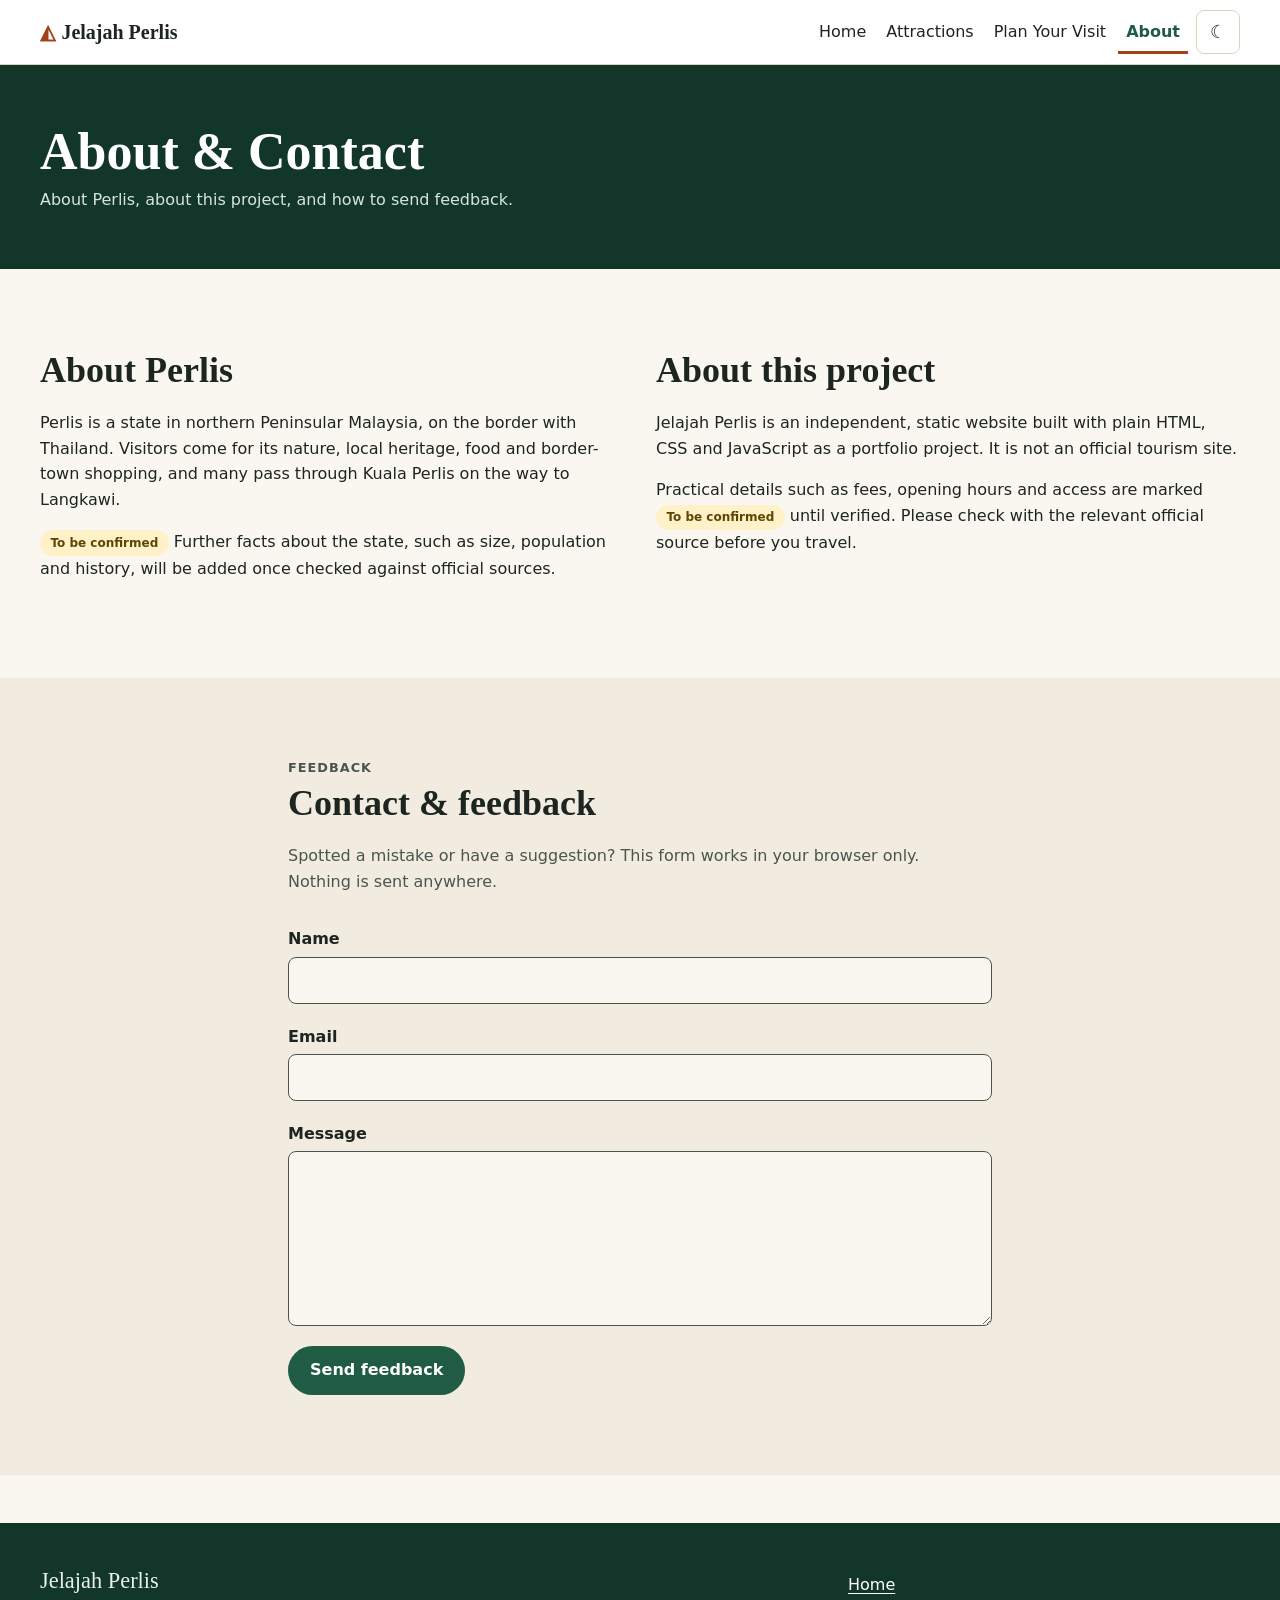
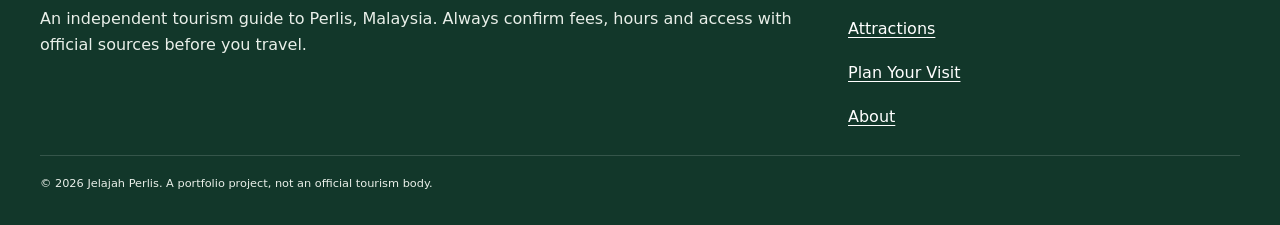
<file: about.html>
<!doctype html>
<html lang="en">
<head>
  <meta charset="utf-8">
  <meta name="viewport" content="width=device-width, initial-scale=1">
  <title>About &amp; Contact | Jelajah Perlis</title>
  <meta name="description" content="About Perlis and the Jelajah Perlis project, plus a feedback form.">
  <meta property="og:type" content="website">
  <meta property="og:title" content="About &amp; Contact | Jelajah Perlis">
  <meta property="og:description" content="About Perlis and the Jelajah Perlis project.">
  <link rel="icon" href="images/favicon.svg" type="image/svg+xml">
  <link rel="stylesheet" href="css/base.css">
  <link rel="stylesheet" href="css/components.css">
  <link rel="stylesheet" href="css/pages.css">
  <script type="module" src="js/main.js"></script>
  <script type="module" src="js/contact.js"></script>
</head>
<body data-page="about">
  <a class="skip-link" href="#main">Skip to content</a>
  <header id="site-header"></header>
  <main id="main">
    <section class="page-head">
      <div class="container">
        <h1>About &amp; Contact</h1>
        <p>About Perlis, about this project, and how to send feedback.</p>
      </div>
    </section>

    <section class="section container about-grid">
      <article aria-labelledby="perlis-h">
        <h2 id="perlis-h">About Perlis</h2>
        <p>Perlis is a state in northern Peninsular Malaysia, on the border with Thailand. Visitors come for its nature, local heritage, food and border-town shopping, and many pass through Kuala Perlis on the way to Langkawi.</p>
        <p><span class="badge badge--todo">To be confirmed</span> Further facts about the state, such as size, population and history, will be added once checked against official sources.</p>
      </article>
      <article aria-labelledby="proj-h">
        <h2 id="proj-h">About this project</h2>
        <p>Jelajah Perlis is an independent, static website built with plain HTML, CSS and JavaScript as a portfolio project. It is not an official tourism site.</p>
        <p>Practical details such as fees, opening hours and access are marked <span class="badge badge--todo">To be confirmed</span> until verified. Please check with the relevant official source before you travel.</p>
      </article>
    </section>

    <section class="section section--alt" aria-labelledby="contact-h">
      <div class="container contact">
        <div class="section-header">
          <p class="section-header__eyebrow">Feedback</p>
          <h2 id="contact-h">Contact &amp; feedback</h2>
          <p>Spotted a mistake or have a suggestion? This form works in your browser only. Nothing is sent anywhere.</p>
        </div>
        <form id="contact-form" class="form" novalidate>
          <div class="form__field">
            <label for="name">Name</label>
            <input type="text" id="name" name="name" autocomplete="name" required aria-describedby="name-err">
            <p class="form__error" id="name-err" hidden></p>
          </div>
          <div class="form__field">
            <label for="email">Email</label>
            <input type="email" id="email" name="email" autocomplete="email" required aria-describedby="email-err">
            <p class="form__error" id="email-err" hidden></p>
          </div>
          <div class="form__field">
            <label for="message">Message</label>
            <textarea id="message" name="message" rows="6" required minlength="10" aria-describedby="message-err"></textarea>
            <p class="form__error" id="message-err" hidden></p>
          </div>
          <button type="submit" class="btn btn--primary">Send feedback</button>
        </form>
        <div class="form__success" id="success" role="status" tabindex="-1" hidden>
          <h3>Thank you!</h3>
          <p>Your message was checked in your browser. Because this site has no backend, it has not been sent anywhere.</p>
          <button type="button" class="btn btn--ghost btn--sm" id="again">Write another</button>
        </div>
      </div>
    </section>
  </main>
  <footer id="site-footer"></footer>
</body>
</html>
</file>
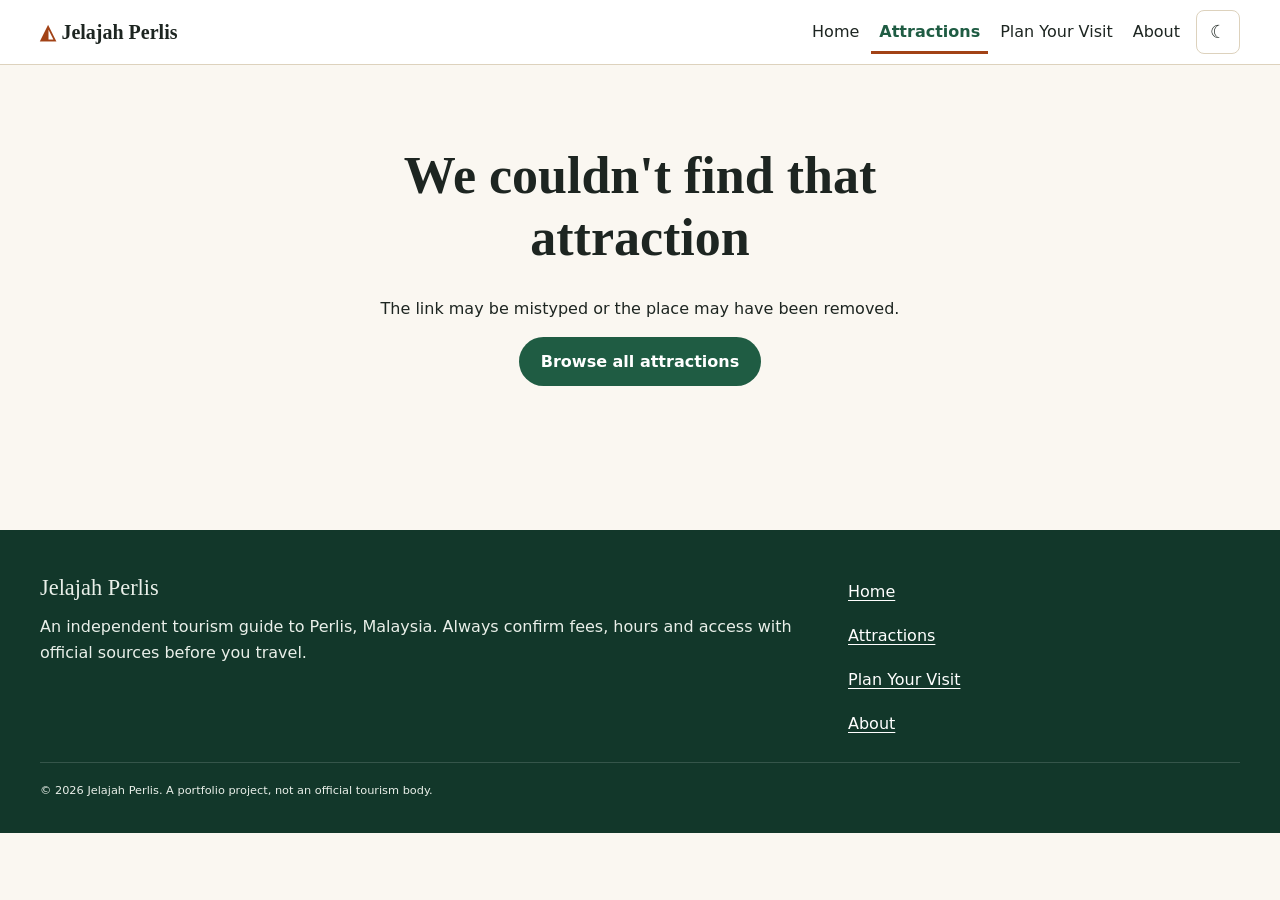
<file: attraction.html>
<!doctype html>
<html lang="en">
<head>
  <meta charset="utf-8">
  <meta name="viewport" content="width=device-width, initial-scale=1">
  <title>Attraction | Jelajah Perlis</title>
  <meta name="description" content="Details, location and visitor information for an attraction in Perlis, Malaysia.">
  <meta property="og:type" content="website">
  <meta property="og:title" content="Attraction | Jelajah Perlis">
  <link rel="icon" href="images/favicon.svg" type="image/svg+xml">
  <link rel="stylesheet" href="css/base.css">
  <link rel="stylesheet" href="css/components.css">
  <link rel="stylesheet" href="css/pages.css">
  <script type="module" src="js/detail.js"></script>
</head>
<body data-page="attractions">
  <a class="skip-link" href="#main">Skip to content</a>
  <header id="site-header"></header>
  <main id="main">
    <div class="container" id="detail" aria-live="polite">
      <p class="section">Loading attraction…</p>
    </div>
  </main>
  <footer id="site-footer"></footer>
  <noscript><p class="container">This page needs JavaScript to show attraction details. <a href="attractions.html">Back to all attractions</a>.</p></noscript>
</body>
</html>
</file>
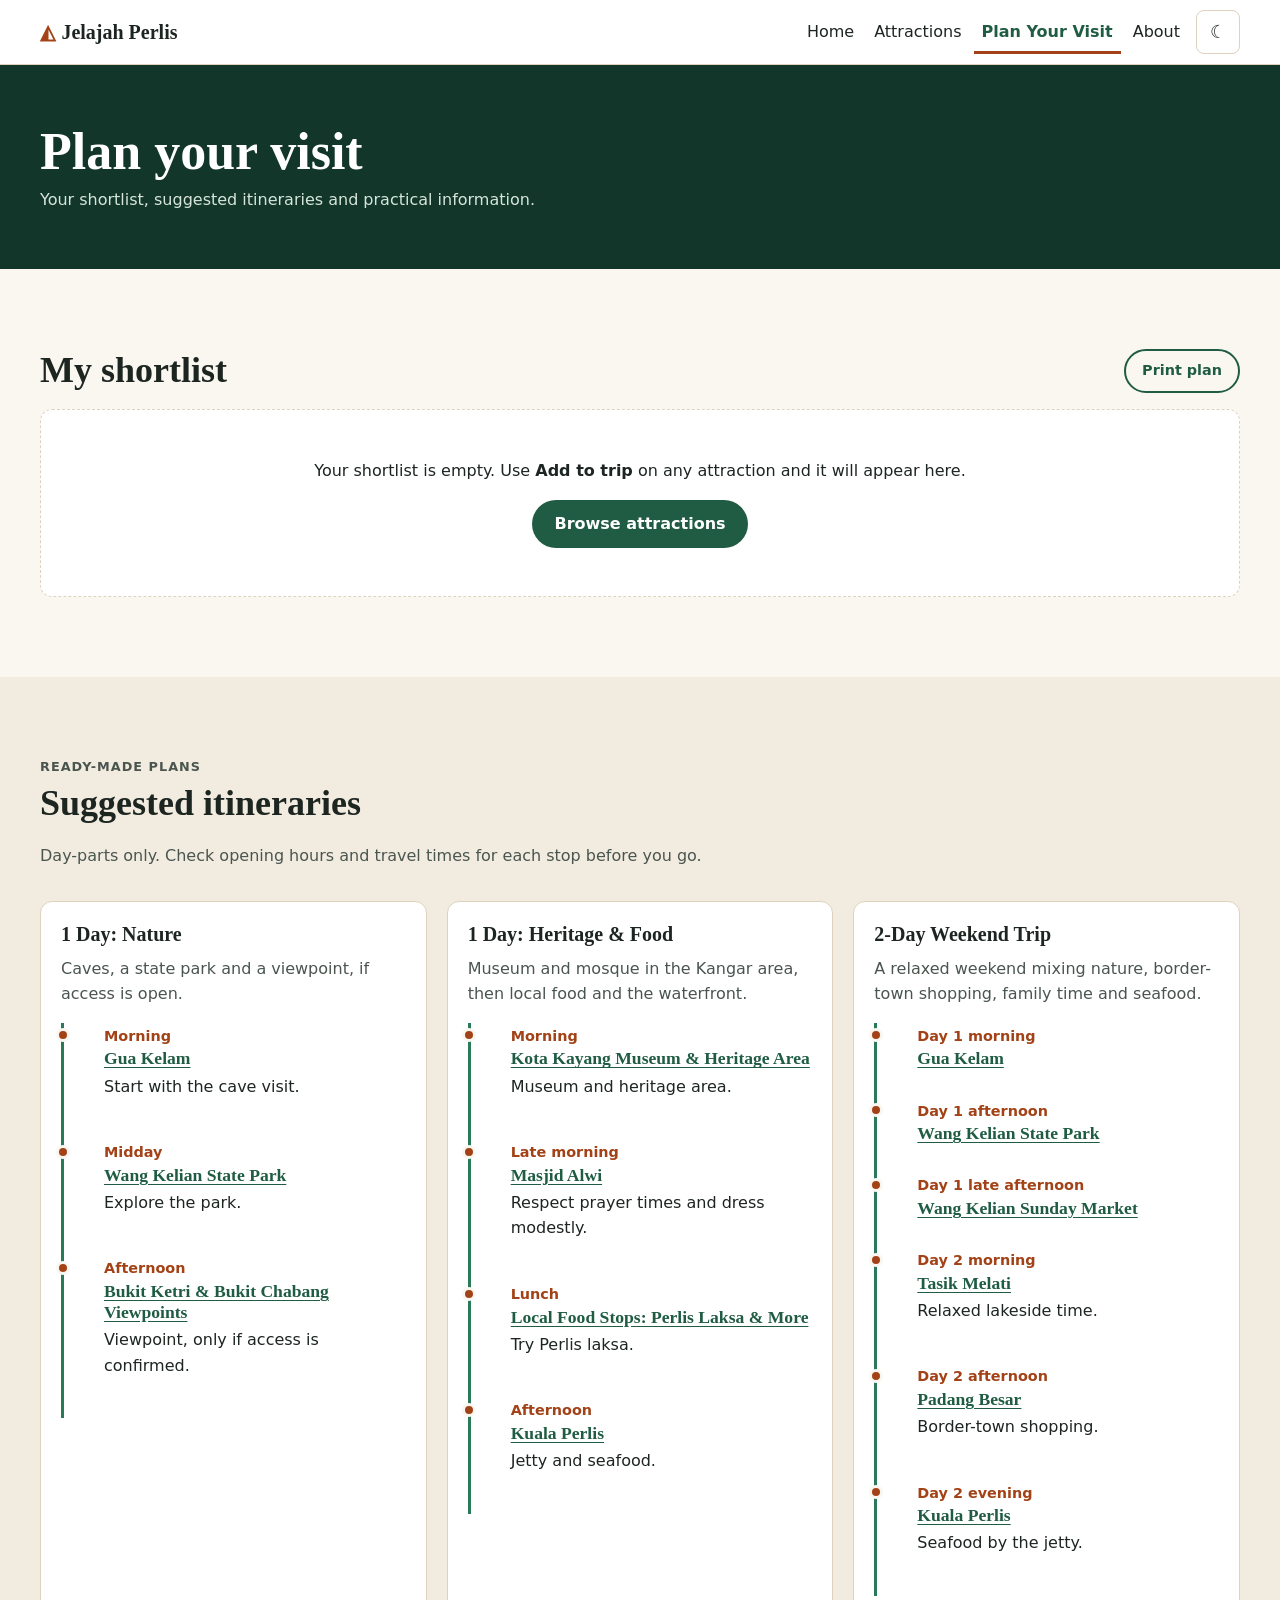
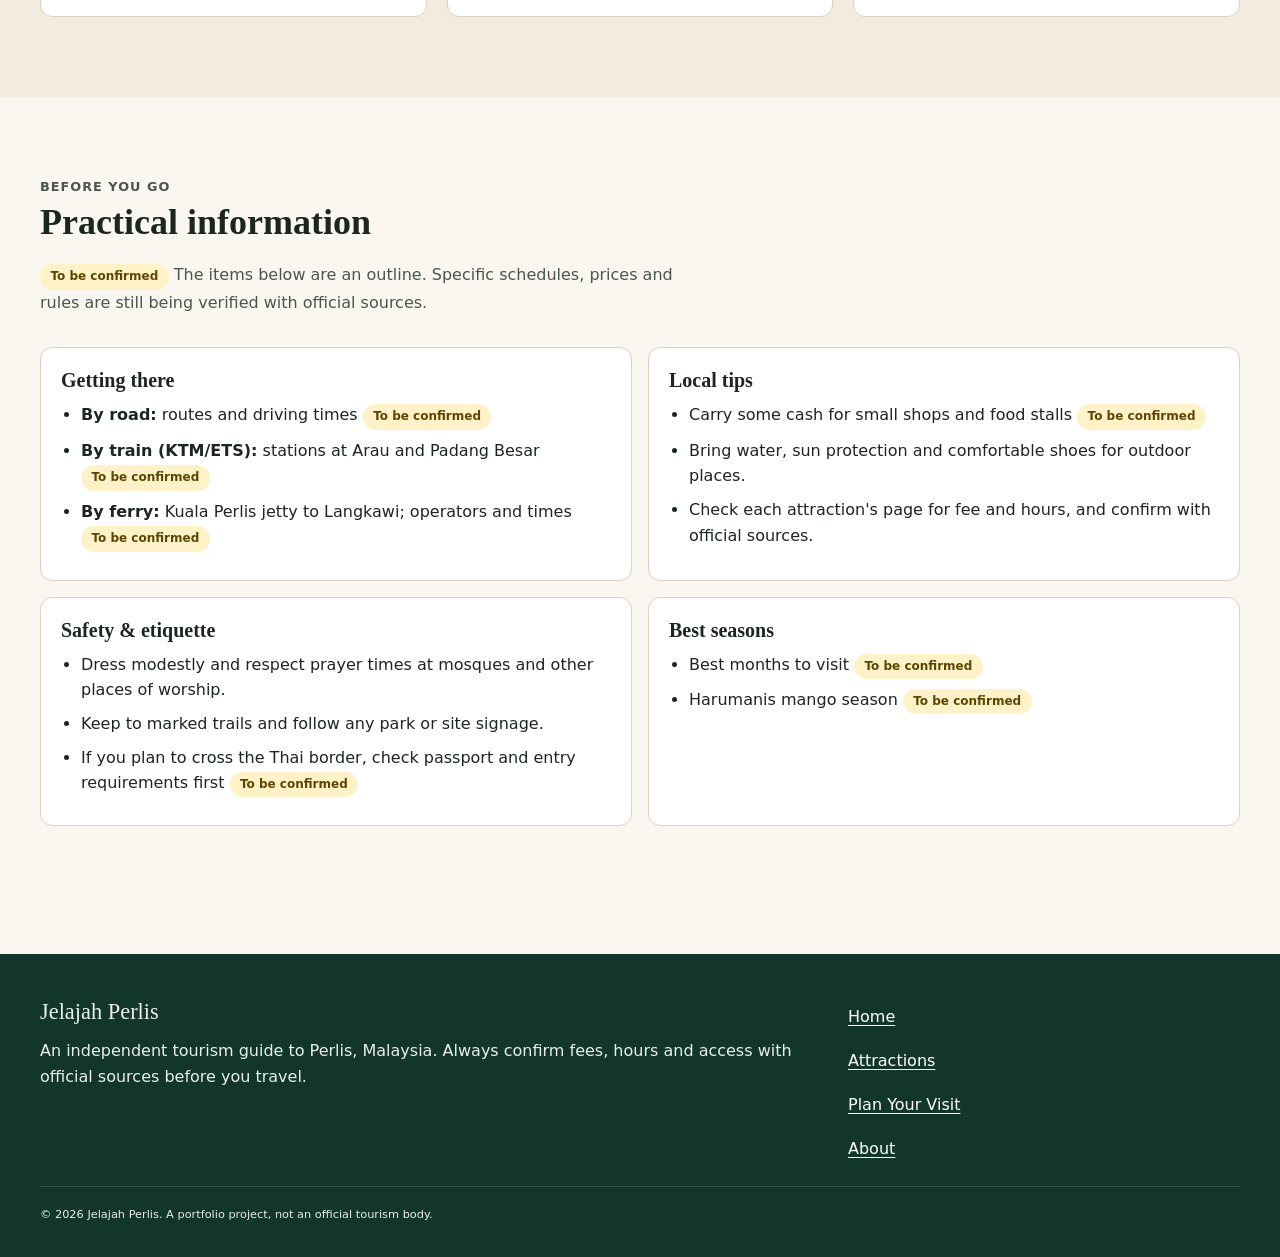
<file: plan.html>
<!doctype html>
<html lang="en">
<head>
  <meta charset="utf-8">
  <meta name="viewport" content="width=device-width, initial-scale=1">
  <title>Plan Your Visit to Perlis | Jelajah Perlis</title>
  <meta name="description" content="Build a shortlist of Perlis attractions, follow suggested itineraries and read practical tips for getting there.">
  <meta property="og:type" content="website">
  <meta property="og:title" content="Plan Your Visit to Perlis | Jelajah Perlis">
  <meta property="og:description" content="Shortlist attractions, follow suggested itineraries and prepare your Perlis trip.">
  <link rel="icon" href="images/favicon.svg" type="image/svg+xml">
  <link rel="stylesheet" href="css/base.css">
  <link rel="stylesheet" href="css/components.css">
  <link rel="stylesheet" href="css/pages.css">
  <script type="module" src="js/plan.js"></script>
</head>
<body data-page="plan">
  <a class="skip-link" href="#main">Skip to content</a>
  <header id="site-header"></header>
  <main id="main">
    <section class="page-head">
      <div class="container">
        <h1>Plan your visit</h1>
        <p>Your shortlist, suggested itineraries and practical information.</p>
      </div>
    </section>

    <section class="section container" aria-labelledby="short-h" id="shortlist">
      <div class="plan-bar">
        <h2 id="short-h">My shortlist</h2>
        <div class="plan-bar__actions no-print">
          <button type="button" class="btn btn--ghost btn--sm" id="print-btn">Print plan</button>
          <button type="button" class="btn btn--ghost btn--sm" id="clear-btn" hidden>Clear all</button>
        </div>
      </div>
      <p class="visually-hidden" role="status" aria-live="polite" id="short-status"></p>
      <ol class="short-list" id="short-list"></ol>
      <div class="empty" id="short-empty" hidden>
        <p>Your shortlist is empty. Use <strong>Add to trip</strong> on any attraction and it will appear here.</p>
        <a class="btn btn--primary" href="attractions.html">Browse attractions</a>
      </div>
    </section>

    <section class="section section--alt" aria-labelledby="iti-h">
      <div class="container">
        <div class="section-header">
          <p class="section-header__eyebrow">Ready-made plans</p>
          <h2 id="iti-h">Suggested itineraries</h2>
          <p>Day-parts only. Check opening hours and travel times for each stop before you go.</p>
        </div>
        <div class="iti-grid" id="itineraries"></div>
      </div>
    </section>

    <section class="section container" aria-labelledby="info-h">
      <div class="section-header">
        <p class="section-header__eyebrow">Before you go</p>
        <h2 id="info-h">Practical information</h2>
        <p><span class="badge badge--todo">To be confirmed</span> The items below are an outline. Specific schedules, prices and rules are still being verified with official sources.</p>
      </div>
      <div class="info-grid">
        <article class="info-card">
          <h3>Getting there</h3>
          <ul>
            <li><strong>By road:</strong> routes and driving times <span class="badge badge--todo">To be confirmed</span></li>
            <li><strong>By train (KTM/ETS):</strong> stations at Arau and Padang Besar <span class="badge badge--todo">To be confirmed</span></li>
            <li><strong>By ferry:</strong> Kuala Perlis jetty to Langkawi; operators and times <span class="badge badge--todo">To be confirmed</span></li>
          </ul>
        </article>
        <article class="info-card">
          <h3>Local tips</h3>
          <ul>
            <li>Carry some cash for small shops and food stalls <span class="badge badge--todo">To be confirmed</span></li>
            <li>Bring water, sun protection and comfortable shoes for outdoor places.</li>
            <li>Check each attraction's page for fee and hours, and confirm with official sources.</li>
          </ul>
        </article>
        <article class="info-card">
          <h3>Safety &amp; etiquette</h3>
          <ul>
            <li>Dress modestly and respect prayer times at mosques and other places of worship.</li>
            <li>Keep to marked trails and follow any park or site signage.</li>
            <li>If you plan to cross the Thai border, check passport and entry requirements first <span class="badge badge--todo">To be confirmed</span></li>
          </ul>
        </article>
        <article class="info-card">
          <h3>Best seasons</h3>
          <ul>
            <li>Best months to visit <span class="badge badge--todo">To be confirmed</span></li>
            <li>Harumanis mango season <span class="badge badge--todo">To be confirmed</span></li>
          </ul>
        </article>
      </div>
    </section>
  </main>
  <footer id="site-footer"></footer>
</body>
</html>
</file>
<file: css/base.css>
/* Base: variables, reset, typography */
:root {
  --green-900: #12372a;
  --green-700: #1f5c43;
  --green-600: #2a7a5a;
  --green-100: #e3f1ea;
  --sand-50: #faf7f1;
  --sand-100: #f2ece0;
  --sand-300: #ddd2bd;
  --ink: #1d2521;
  --ink-soft: #4a554f;
  --sunset: #c2511f;
  --sunset-dark: #a24216;
  --white: #fff;

  --bg: var(--sand-50);
  --surface: var(--white);
  --surface-alt: var(--sand-100);
  --text: var(--ink);
  --text-soft: var(--ink-soft);
  --border: var(--sand-300);
  --primary: var(--green-700);
  --primary-hover: var(--green-900);
  --on-primary: #fff;
  --accent: var(--sunset-dark);
  --focus: #0b57d0;

  --font-display: Georgia, "Times New Roman", serif;
  --font-body: system-ui, -apple-system, "Segoe UI", Roboto, "Helvetica Neue", Arial, sans-serif;

  --radius: 12px;
  --shadow: 0 1px 3px rgb(0 0 0 / .08), 0 4px 14px rgb(0 0 0 / .06);
  --shadow-lift: 0 6px 24px rgb(0 0 0 / .14);
  --container: 1200px;
  --header-h: 64px;
}

:root[data-theme="dark"] {
  --bg: #121815;
  --surface: #1b231f;
  --surface-alt: #222c27;
  --text: #eef2ef;
  --text-soft: #b6c2bb;
  --border: #35423b;
  --primary: #5fbf93;
  --primary-hover: #86d4b0;
  --on-primary: #0b1a13;
  --accent: #f08a57;
  --green-100: #22352c;
  --focus: #8ab4f8;
  --shadow: 0 1px 3px rgb(0 0 0 / .4);
  --shadow-lift: 0 6px 24px rgb(0 0 0 / .5);
}

*, *::before, *::after { box-sizing: border-box; }
html { scroll-behavior: smooth; -webkit-text-size-adjust: 100%; }
body {
  margin: 0;
  font-family: var(--font-body);
  font-size: 1rem;
  line-height: 1.6;
  color: var(--text);
  background: var(--bg);
  overflow-x: hidden;
}
[hidden] { display: none !important; }
img, svg { max-width: 100%; height: auto; display: block; }
h1, h2, h3, h4 { font-family: var(--font-display); line-height: 1.2; margin: 0 0 .5em; }
h1 { font-size: clamp(2rem, 6vw, 3.25rem); }
h2 { font-size: clamp(1.5rem, 4vw, 2.25rem); }
h3 { font-size: 1.25rem; }
p { margin: 0 0 1em; }
a { color: var(--primary); text-underline-offset: 3px; }
a:hover { color: var(--primary-hover); }
ul, ol { padding-left: 1.25rem; }

:focus-visible { outline: 3px solid var(--focus); outline-offset: 2px; border-radius: 4px; }

.skip-link {
  position: absolute; left: 8px; top: -60px; z-index: 1000;
  background: var(--primary); color: var(--on-primary);
  padding: .75rem 1rem; border-radius: 8px; text-decoration: none;
}
.skip-link:focus { top: 8px; }

.visually-hidden {
  position: absolute !important; width: 1px; height: 1px; margin: -1px; padding: 0;
  overflow: hidden; clip: rect(0 0 0 0); white-space: nowrap; border: 0;
}

.container { width: min(100% - 2rem, var(--container)); margin-inline: auto; }
.section { padding-block: clamp(2.5rem, 7vw, 5rem); }
.section--alt { background: var(--surface-alt); }

@media (prefers-reduced-motion: reduce) {
  html { scroll-behavior: auto; }
  *, *::before, *::after { animation-duration: .01ms !important; transition-duration: .01ms !important; }
}
</file>
<file: css/components.css>
/* Components: header, nav, buttons, cards, badges, chips, timeline, footer */
#site-header { position: sticky; top: 0; z-index: 100; min-height: var(--header-h); background: var(--surface); border-bottom: 1px solid var(--border); }
.site-header__inner { display: flex; align-items: center; justify-content: space-between; gap: .5rem; min-height: var(--header-h); position: relative; }
.brand { font-family: var(--font-display); font-weight: 700; font-size: 1.25rem; text-decoration: none; color: var(--text); display: inline-flex; gap: .4rem; align-items: center; min-height: 44px; }
.brand__mark { color: var(--accent); }
.site-nav { margin-left: auto; }
.nav-toggle { display: inline-flex; align-items: center; justify-content: center; width: 44px; height: 44px; background: none; border: 1px solid var(--border); border-radius: 8px; cursor: pointer; color: var(--text); }
.nav-toggle__bars, .nav-toggle__bars::before, .nav-toggle__bars::after { display: block; width: 20px; height: 2px; background: currentColor; position: relative; content: ""; }
.nav-toggle__bars::before { position: absolute; top: -6px; }
.nav-toggle__bars::after { position: absolute; top: 6px; }
.nav-list { display: none; list-style: none; margin: 0; padding: .5rem 1rem 1rem; position: absolute; top: 100%; left: 0; right: 0; background: var(--surface); border-bottom: 1px solid var(--border); box-shadow: var(--shadow); }
.site-nav.is-open .nav-list { display: block; }
.nav-list a { display: flex; align-items: center; gap: .4rem; min-height: 44px; padding: .25rem .5rem; text-decoration: none; color: var(--text); font-weight: 500; border-radius: 8px; }
.nav-list a:hover { background: var(--surface-alt); }
.nav-list a[aria-current="page"] { color: var(--primary); font-weight: 700; box-shadow: inset 3px 0 0 var(--accent); }
.trip-count { background: var(--accent); color: #fff; font-size: .75rem; min-width: 1.4rem; height: 1.4rem; line-height: 1.4rem; text-align: center; border-radius: 999px; padding: 0 .35rem; }
.theme-toggle { width: 44px; height: 44px; border: 1px solid var(--border); background: none; border-radius: 8px; cursor: pointer; color: var(--text); font-size: 1.1rem; }
.theme-toggle:hover, .nav-toggle:hover { background: var(--surface-alt); }
@media (min-width: 768px) {
  .nav-toggle { display: none; }
  .nav-list { display: flex; position: static; padding: 0; border: 0; box-shadow: none; background: none; gap: .25rem; }
  .nav-list a[aria-current="page"] { box-shadow: inset 0 -3px 0 var(--accent); border-radius: 0; }
}

/* Buttons */
.btn { display: inline-flex; align-items: center; justify-content: center; gap: .5rem; min-height: 44px; padding: .6rem 1.25rem; border-radius: 999px; border: 2px solid transparent; font: inherit; font-weight: 600; text-decoration: none; cursor: pointer; transition: transform .15s, background .15s, box-shadow .15s; }
.btn:hover { transform: translateY(-1px); }
.btn--primary { background: var(--primary); color: var(--on-primary); }
.btn--primary:hover { background: var(--primary-hover); color: var(--on-primary); }
.btn--accent { background: #a24216; color: #fff; }
.btn--accent:hover { background: #8a3711; color: #fff; }
.btn--ghost { background: transparent; border-color: currentColor; color: var(--primary); }
.btn--ghost:hover { background: var(--green-100); }
.btn--light { background: #fff; color: var(--green-900); }
.btn--light:hover { background: var(--sand-100); color: var(--green-900); }
.btn--sm { padding: .4rem 1rem; font-size: .9rem; }

/* Section header */
.section-header { max-width: 42rem; margin-bottom: 2rem; }
.section-header__eyebrow { text-transform: uppercase; letter-spacing: .08em; font-size: .8rem; font-weight: 700; color: var(--accent); margin-bottom: .25rem; }
.section-header p { color: var(--text-soft); }

/* Badge */
.badge { display: inline-block; font-size: .75rem; font-weight: 700; padding: .2rem .65rem; border-radius: 999px; background: var(--green-100); color: var(--green-700); align-self: flex-start; }
:root[data-theme="dark"] .badge { color: var(--primary); }
.badge--todo { background: #fff2c9; color: #5c4600; }
:root[data-theme="dark"] .badge--todo { background: #4a3d10; color: #ffe08a; }

/* Chips (filter) */
.chip { display: inline-flex; align-items: center; min-height: 44px; padding: .35rem 1rem; border: 1px solid var(--border); border-radius: 999px; background: var(--surface); color: var(--text); font: inherit; font-size: .9rem; cursor: pointer; }
.chip:hover { border-color: var(--primary); }
.chip[aria-pressed="true"] { background: var(--primary); border-color: var(--primary); color: var(--on-primary); }

/* Cards */
.card-grid { display: grid; gap: 1.25rem; grid-template-columns: 1fr; list-style: none; padding: 0; margin: 0; }
@media (min-width: 600px) { .card-grid { grid-template-columns: repeat(2, 1fr); } }
@media (min-width: 1024px) { .card-grid { grid-template-columns: repeat(3, 1fr); } }
.card { position: relative; display: flex; flex-direction: column; background: var(--surface); border: 1px solid var(--border); border-radius: var(--radius); overflow: hidden; box-shadow: var(--shadow); transition: transform .2s, box-shadow .2s; height: 100%; }
.card:hover { transform: translateY(-3px); box-shadow: var(--shadow-lift); }
.card__media { aspect-ratio: 3 / 2; background: var(--surface-alt); }
.card__media img { width: 100%; height: 100%; object-fit: cover; }
.card__body { padding: 1rem 1.1rem 1.25rem; display: flex; flex-direction: column; gap: .5rem; flex: 1; }
.card__title { margin: 0; font-size: 1.2rem; }
.card__title a { color: var(--text); text-decoration: none; }
.card__title a::after { content: ""; position: absolute; inset: 0; }
.card__loc { color: var(--text-soft); font-size: .9rem; margin: 0; }
.card__summary { margin: 0; color: var(--text-soft); font-size: .95rem; }
.card__actions { margin-top: auto; padding-top: .5rem; position: relative; z-index: 1; }
.trip-btn { display: inline-flex; align-items: center; gap: .4rem; min-height: 44px; padding: .3rem .9rem; border-radius: 999px; border: 1px solid var(--border); background: var(--surface); color: var(--text); font: inherit; font-size: .9rem; cursor: pointer; }
.trip-btn:hover { border-color: var(--accent); }
.trip-btn[aria-pressed="true"] { background: #a24216; border-color: #a24216; color: #fff; }

/* Timeline */
.timeline { list-style: none; margin: 0; padding: 0 0 0 1.25rem; border-left: 3px solid var(--green-600); }
.timeline__item { position: relative; padding: 0 0 1.5rem 1.25rem; }
.timeline__item::before { content: ""; position: absolute; left: -1.25rem; top: .35rem; width: 14px; height: 14px; margin-left: -8.5px; border-radius: 50%; background: var(--accent); border: 3px solid var(--bg); }
.timeline__time { font-weight: 700; color: var(--accent); font-size: .9rem; }
.timeline__title { margin: 0 0 .25rem; font-size: 1.1rem; }

/* Footer */
#site-footer { background: var(--green-900); color: #e9efe9; margin-top: 3rem; }
#site-footer a { color: #fff; }
.footer-grid { display: grid; gap: 1.5rem; padding-block: 2.5rem 1rem; }
@media (min-width: 768px) { .footer-grid { grid-template-columns: 2fr 1fr; } }
.footer-brand { font-family: var(--font-display); font-size: 1.4rem; margin: 0 0 .5rem; }
.footer-links { list-style: none; padding: 0; margin: 0; }
.footer-links a { display: inline-flex; min-height: 44px; align-items: center; }
.footer-bottom { padding-block: 1rem 2rem; border-top: 1px solid rgb(255 255 255 / .15); font-size: .85rem; }

/* Reveal on scroll */
.reveal { opacity: 0; transform: translateY(14px); transition: opacity .5s ease, transform .5s ease; }
.reveal.is-visible { opacity: 1; transform: none; }
@media (prefers-reduced-motion: reduce) { .reveal { opacity: 1; transform: none; } }
</file>
<file: css/pages.css>
/* Page-specific styles + print */

/* ---------- Home ---------- */
.hero { background: linear-gradient(160deg, var(--green-900) 0%, var(--green-700) 60%, #3b8b67 100%); color: #fff; padding-block: clamp(3.5rem, 12vw, 8rem); position: relative; overflow: hidden; }
.hero::after { content: ""; position: absolute; inset: auto 0 0 0; height: 40%; background: linear-gradient(to top, rgb(194 81 31 / .35), transparent); pointer-events: none; }
.hero__inner { position: relative; z-index: 1; }
.hero__eyebrow { text-transform: uppercase; letter-spacing: .12em; font-size: .85rem; font-weight: 700; color: #f6c9a8; margin-bottom: .5rem; }
.hero h1 { color: #fff; }
.hero__tagline { font-size: clamp(1.05rem, 2.5vw, 1.3rem); max-width: 36rem; margin-bottom: 1.5rem; }
.hero .btn { margin: 0 .5rem .5rem 0; }

.facts { background: var(--surface); border-bottom: 1px solid var(--border); }
.facts__list { list-style: none; margin-block: 0; padding: 1rem 0; display: grid; gap: .5rem; }
@media (min-width: 768px) { .facts__list { grid-template-columns: repeat(3, 1fr); text-align: center; } }

.section-cta { margin-top: 2rem; text-align: center; }

.tile-grid { list-style: none; padding: 0; margin: 0; display: grid; gap: 1rem; grid-template-columns: 1fr; }
@media (min-width: 480px) { .tile-grid { grid-template-columns: repeat(2, 1fr); } }
@media (min-width: 1024px) { .tile-grid { grid-template-columns: repeat(5, 1fr); } }
.tile { display: flex; flex-direction: column; gap: .25rem; height: 100%; padding: 1.25rem; background: var(--surface); border: 1px solid var(--border); border-radius: var(--radius); text-decoration: none; color: var(--text); transition: transform .2s, box-shadow .2s; }
.tile:hover { transform: translateY(-3px); box-shadow: var(--shadow-lift); }
.tile__icon { font-size: 1.8rem; }
.tile__name { font-family: var(--font-display); font-weight: 700; font-size: 1.1rem; }
.tile__meta { font-size: .85rem; color: var(--text-soft); }

.teaser { display: flex; flex-direction: column; gap: 1rem; align-items: flex-start; background: var(--green-100); border-radius: var(--radius); padding: clamp(1.5rem, 5vw, 3rem); }
.teaser h2, .teaser p { margin-bottom: .25rem; }
@media (min-width: 768px) { .teaser { flex-direction: row; align-items: center; justify-content: space-between; } }

/* ---------- Page heading (inner pages) ---------- */
.page-head { background: var(--green-900); color: #fff; padding-block: clamp(2rem, 6vw, 3.5rem); }
.page-head h1 { color: #fff; margin-bottom: .25rem; }
.page-head p { margin: 0; color: #d6e5dc; }

/* ---------- Listing ---------- */
.filters { display: grid; gap: 1rem; margin-bottom: 1.5rem; padding: 1rem; background: var(--surface); border: 1px solid var(--border); border-radius: var(--radius); }
.filters__row { display: grid; gap: 1rem; }
@media (min-width: 768px) { .filters__row { grid-template-columns: 2fr 1fr; } }
.field { display: flex; flex-direction: column; gap: .25rem; }
.field label, .chips legend { font-weight: 600; font-size: .9rem; }
input[type="search"], input[type="text"], input[type="email"], textarea, select {
  font: inherit; color: var(--text); background: var(--bg); border: 1px solid var(--text-soft); border-radius: 8px; padding: .6rem .75rem; min-height: 44px; width: 100%;
}
.chips { border: 0; padding: 0; margin: 0; min-width: 0; }
.chips legend { padding: 0; margin-bottom: .5rem; }
.chips__list { display: flex; flex-wrap: wrap; gap: .5rem; }
.filters .btn { justify-self: start; }
.result-count { color: var(--text-soft); margin-bottom: 1rem; }
.empty { text-align: center; padding: 3rem 1rem; background: var(--surface); border: 1px dashed var(--border); border-radius: var(--radius); }

/* ---------- Detail ---------- */
.breadcrumb { padding-block: 1rem; font-size: .9rem; color: var(--text-soft); }
.detail__head { margin-bottom: 1.5rem; display: flex; flex-direction: column; gap: .25rem; align-items: flex-start; }
.detail__head h1 { margin: .25rem 0 0; }
.detail__loc { color: var(--text-soft); margin: 0 0 .5rem; }
.detail__actions { display: flex; flex-wrap: wrap; gap: .5rem; }
.detail__grid { display: grid; gap: 2rem; }
@media (min-width: 1024px) {
  .detail__grid { grid-template-columns: 2fr 1fr; align-items: start; }
  .gallery { grid-column: 1; }
  .detail__text { grid-column: 1; }
  .info { grid-column: 2; grid-row: 1 / span 2; position: sticky; top: calc(var(--header-h) + 1rem); }
}
.gallery__main { display: block; width: 100%; padding: 0; border: 0; border-radius: var(--radius); overflow: hidden; cursor: zoom-in; background: var(--surface-alt); }
.gallery__main img { width: 100%; height: auto; aspect-ratio: 3 / 2; object-fit: cover; }
.gallery__thumbs { list-style: none; display: flex; gap: .5rem; padding: 0; margin: .75rem 0 0; flex-wrap: wrap; }
.gallery__thumb { padding: 0; border: 2px solid transparent; border-radius: 8px; overflow: hidden; cursor: pointer; background: none; width: 88px; min-height: 44px; }
.gallery__thumb[aria-pressed="true"] { border-color: var(--accent); }
.info { background: var(--surface); border: 1px solid var(--border); border-radius: var(--radius); padding: 1.25rem; }
.info h2 { font-size: 1.3rem; }
.info dt { font-weight: 700; margin-top: .75rem; }
.info dd { margin: 0; }
.info ul { margin: 0; }
.info__note { margin: 1rem 0 0; color: var(--text-soft); }
.nearby, .pager { margin-top: 2.5rem; }
.nearby__list { list-style: none; padding: 0; display: flex; flex-wrap: wrap; gap: .75rem; }
.nearby__list li { display: flex; align-items: center; gap: .5rem; padding: .5rem .9rem; background: var(--surface); border: 1px solid var(--border); border-radius: 999px; }
.pager { display: flex; justify-content: space-between; gap: 1rem; }
.pager a { display: flex; align-items: center; gap: .6rem; min-height: 44px; padding: .6rem 1rem; border: 1px solid var(--border); border-radius: var(--radius); text-decoration: none; background: var(--surface); }
.pager a:last-child { text-align: right; margin-left: auto; }
.not-found { text-align: center; max-width: 36rem; margin-inline: auto; }

.lightbox { border: 0; padding: 0; background: transparent; max-width: min(96vw, 1100px); width: 100%; color: #fff; }
.lightbox::backdrop { background: rgb(0 0 0 / .85); }
.lightbox img { width: 100%; max-height: 80vh; object-fit: contain; border-radius: 8px; }
.lightbox__cap { text-align: center; margin: .5rem 0 0; }
.lightbox__close { position: absolute; top: .5rem; right: .5rem; width: 44px; height: 44px; border-radius: 50%; border: 0; background: #fff; color: #000; font-size: 1.1rem; cursor: pointer; }
.lightbox__nav { display: flex; justify-content: center; gap: 1rem; margin-top: .5rem; }
.lightbox__nav button { width: 44px; height: 44px; border-radius: 50%; border: 0; background: #fff; color: #000; cursor: pointer; font-size: 1.1rem; }

/* ---------- Plan ---------- */
.plan-bar { display: flex; flex-wrap: wrap; justify-content: space-between; align-items: center; gap: .75rem; margin-bottom: 1rem; }
.plan-bar h2 { margin: 0; }
.plan-bar__actions { display: flex; gap: .5rem; }
.short-list { list-style: none; padding: 0; margin: 0; display: grid; gap: .75rem; counter-reset: stop; }
.short-item { display: flex; align-items: center; gap: .9rem; padding: .75rem; background: var(--surface); border: 1px solid var(--border); border-radius: var(--radius); flex-wrap: wrap; }
.short-item img { width: 96px; height: 64px; object-fit: cover; border-radius: 8px; }
.short-item__text { flex: 1; display: flex; flex-direction: column; min-width: 10rem; }
.short-item__name { font-weight: 700; font-size: 1.05rem; }
.short-item__meta { color: var(--text-soft); font-size: .9rem; }
.iti-grid { display: grid; gap: 1.25rem; }
@media (min-width: 1024px) { .iti-grid { grid-template-columns: repeat(3, 1fr); } }
.iti { background: var(--surface); border: 1px solid var(--border); border-radius: var(--radius); padding: 1.25rem; }
.iti__summary { color: var(--text-soft); }
.info-grid { display: grid; gap: 1rem; }
@media (min-width: 768px) { .info-grid { grid-template-columns: repeat(2, 1fr); } }
.info-card { background: var(--surface); border: 1px solid var(--border); border-radius: var(--radius); padding: 1.25rem; }
.info-card ul { margin: 0; }
.info-card li { margin-bottom: .5rem; }

/* ---------- Print ---------- */
@media print {
  :root { --bg: #fff; --surface: #fff; --text: #000; --text-soft: #333; --border: #999; }
  #site-header, #site-footer, .skip-link, .no-print, .page-head p, .hero { display: none !important; }
  body { font-size: 11pt; background: #fff; }
  .page-head { background: none; color: #000; padding: 0 0 .5rem; }
  .page-head h1 { color: #000; }
  .section, .section--alt { padding-block: 1rem; background: none; }
  .reveal { opacity: 1 !important; transform: none !important; }
  .iti, .short-item, .info-card { break-inside: avoid; box-shadow: none; }
  .iti-grid, .info-grid { grid-template-columns: 1fr; }
  a { color: #000; text-decoration: none; }
}

/* ---------- About / Contact ---------- */
.about-grid { display: grid; gap: 2rem; }
@media (min-width: 768px) { .about-grid { grid-template-columns: repeat(2, 1fr); } }
.contact { max-width: 44rem; }
.form { display: grid; gap: 1.25rem; }
.form__field { display: flex; flex-direction: column; gap: .3rem; }
.form__field label { font-weight: 600; }
.form__field [aria-invalid="true"] { border-color: #b00020; border-width: 2px; }
.form__error { color: #b00020; margin: 0; font-size: .9rem; font-weight: 600; }
:root[data-theme="dark"] .form__error { color: #ff9aa8; }
.form .btn { justify-self: start; }
.form__success { background: var(--surface); border: 2px solid var(--primary); border-radius: var(--radius); padding: 1.5rem; }
textarea { resize: vertical; }
</file>
